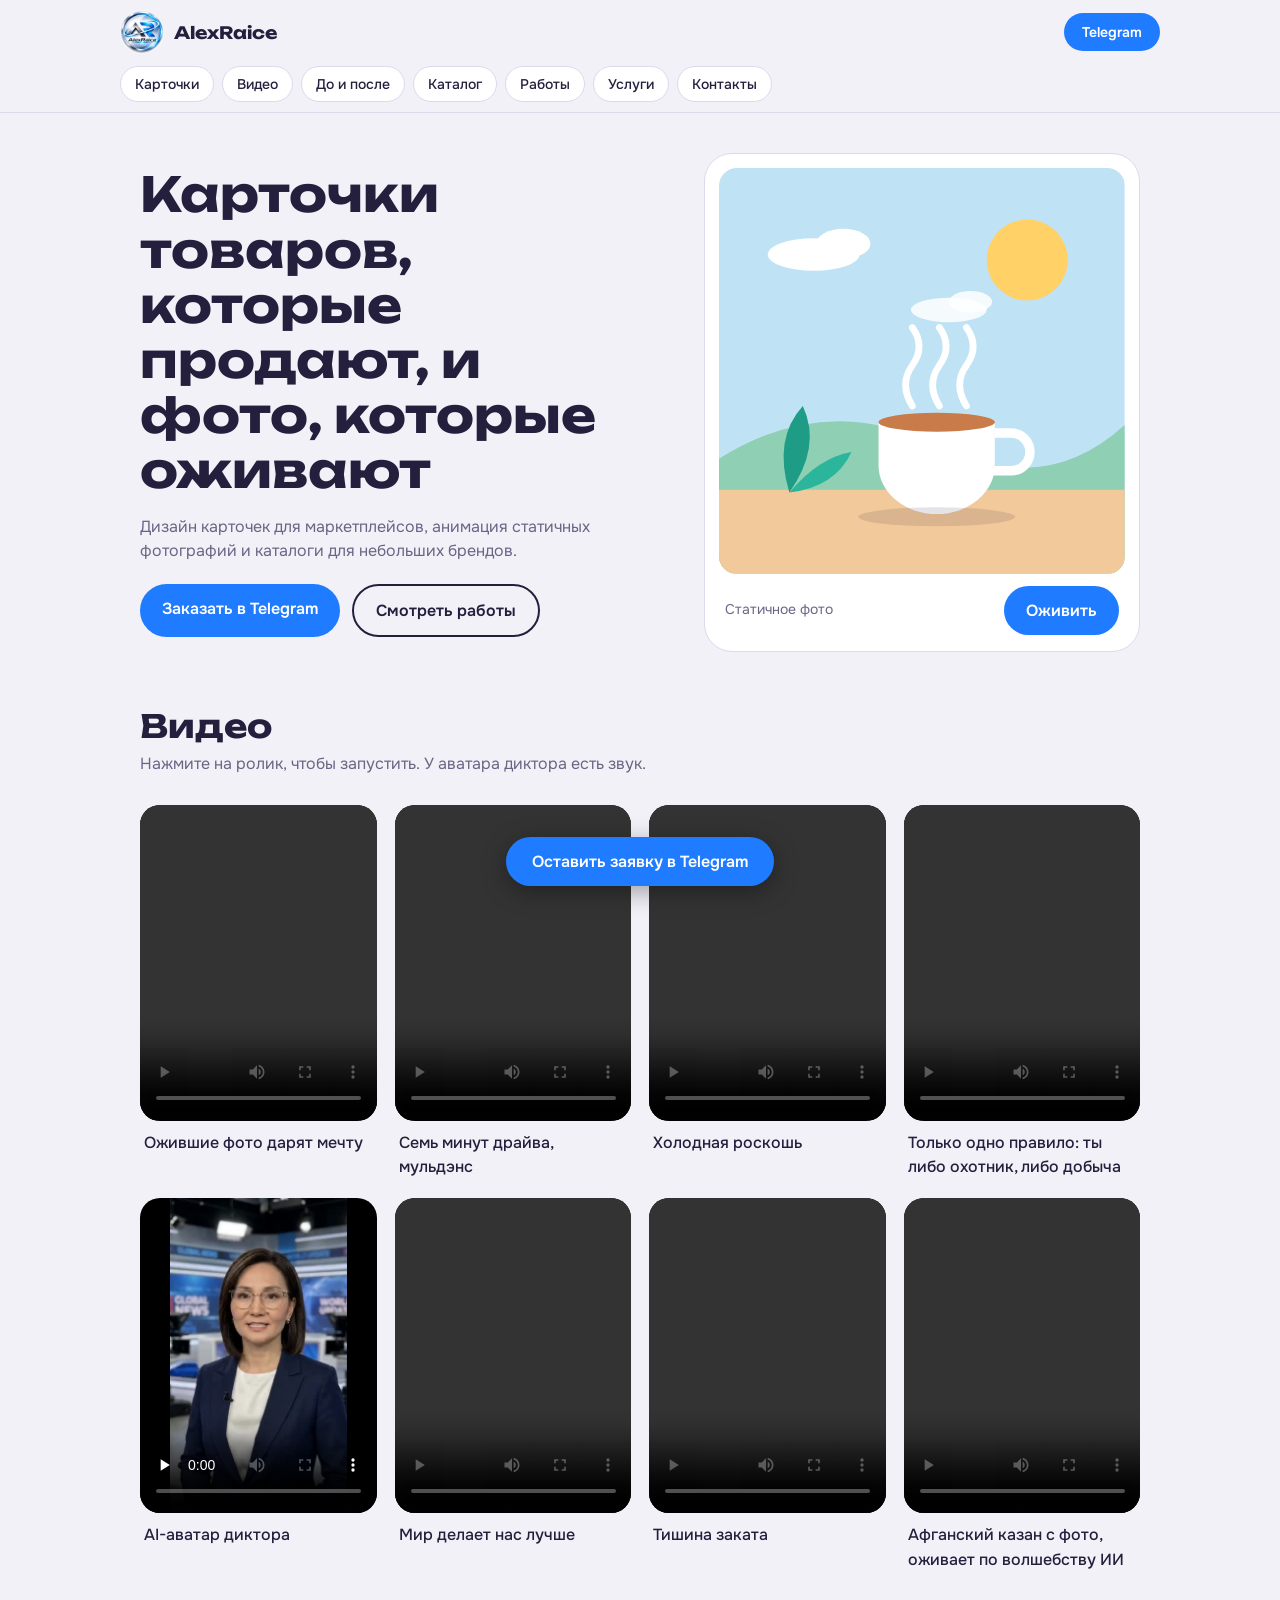
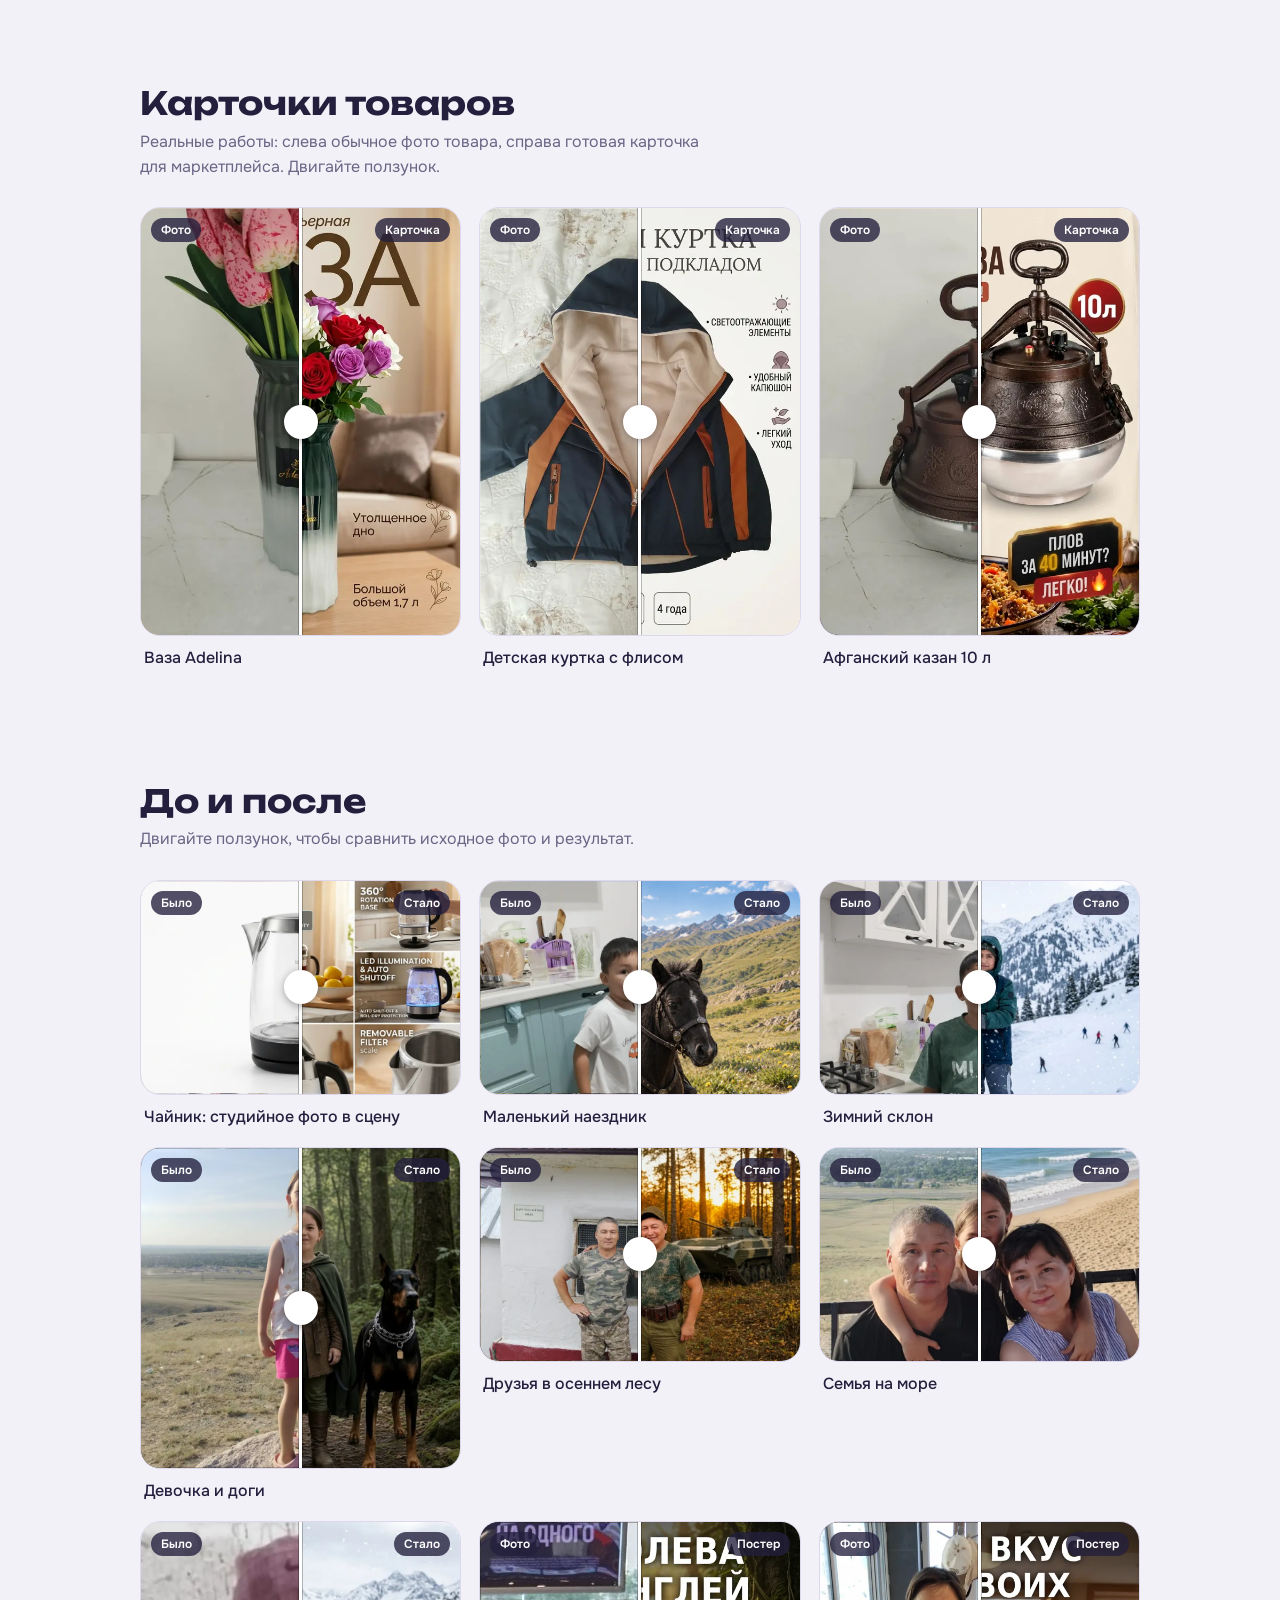
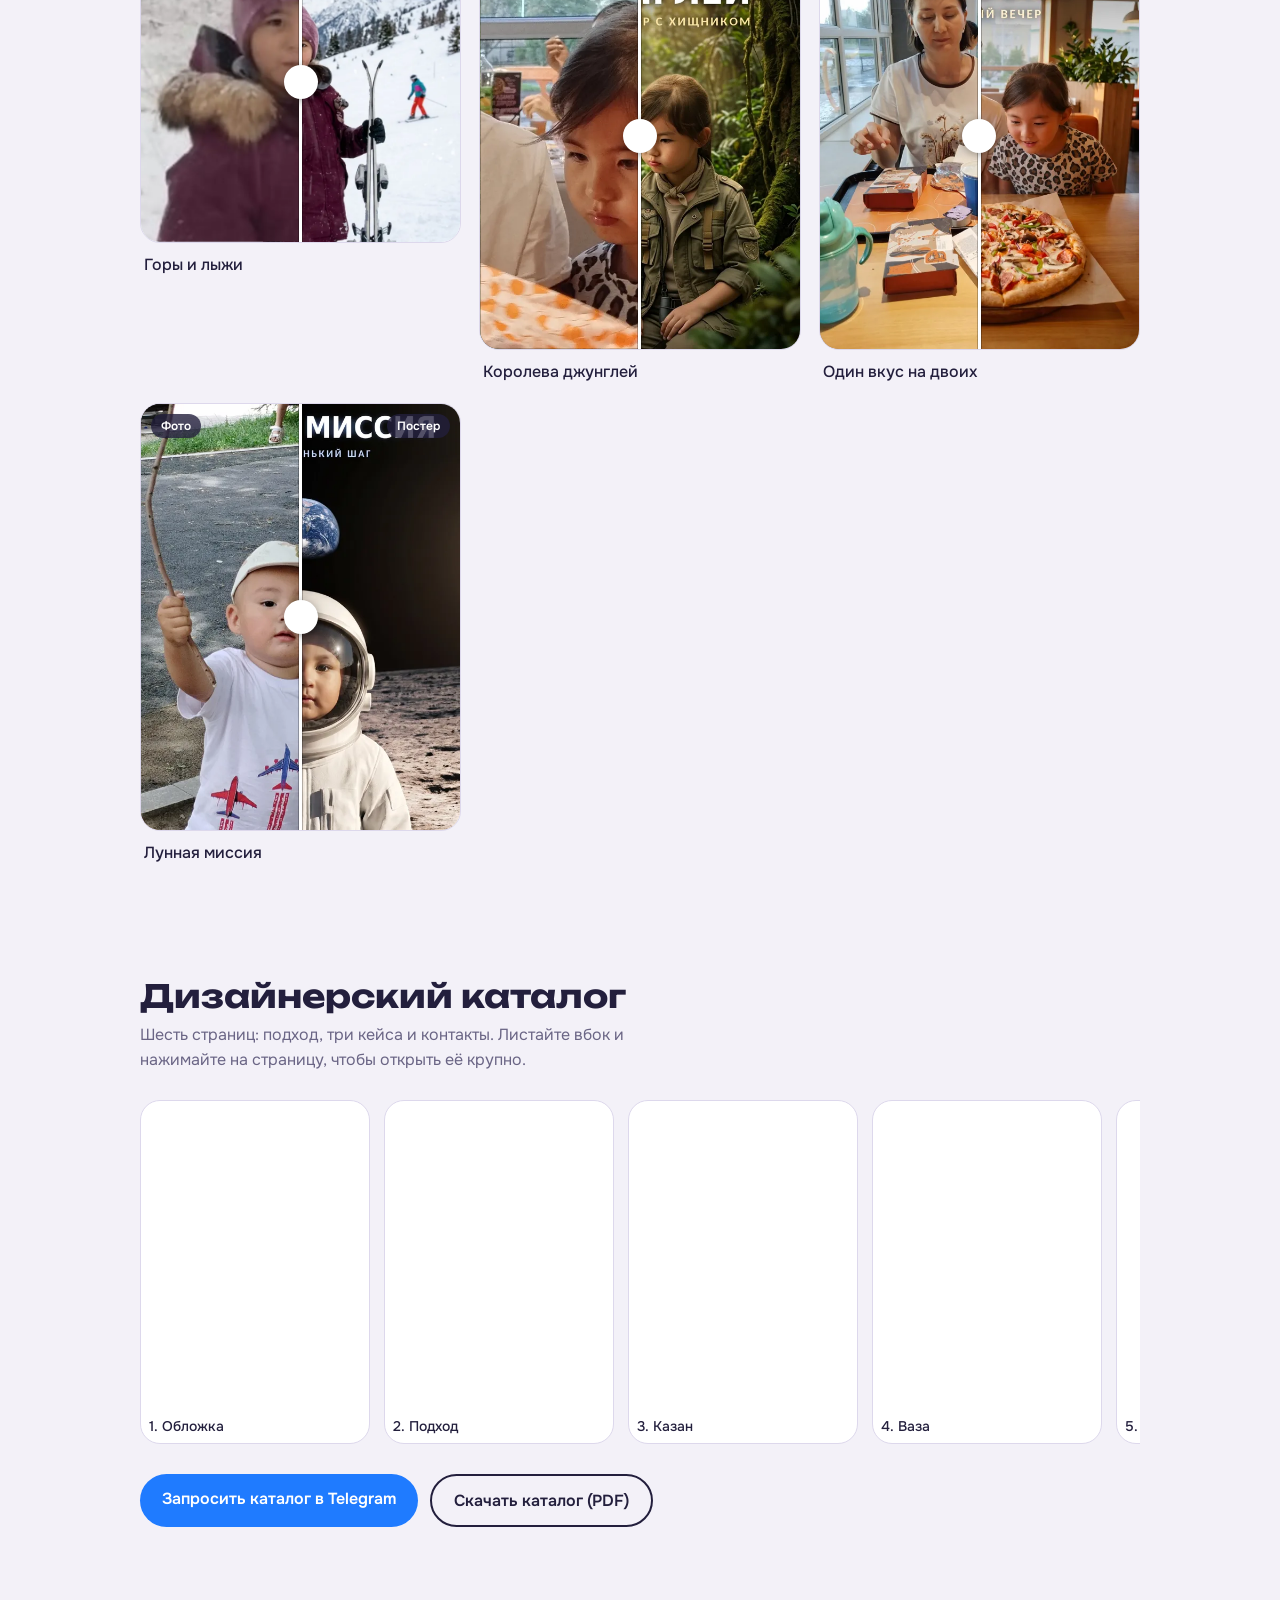
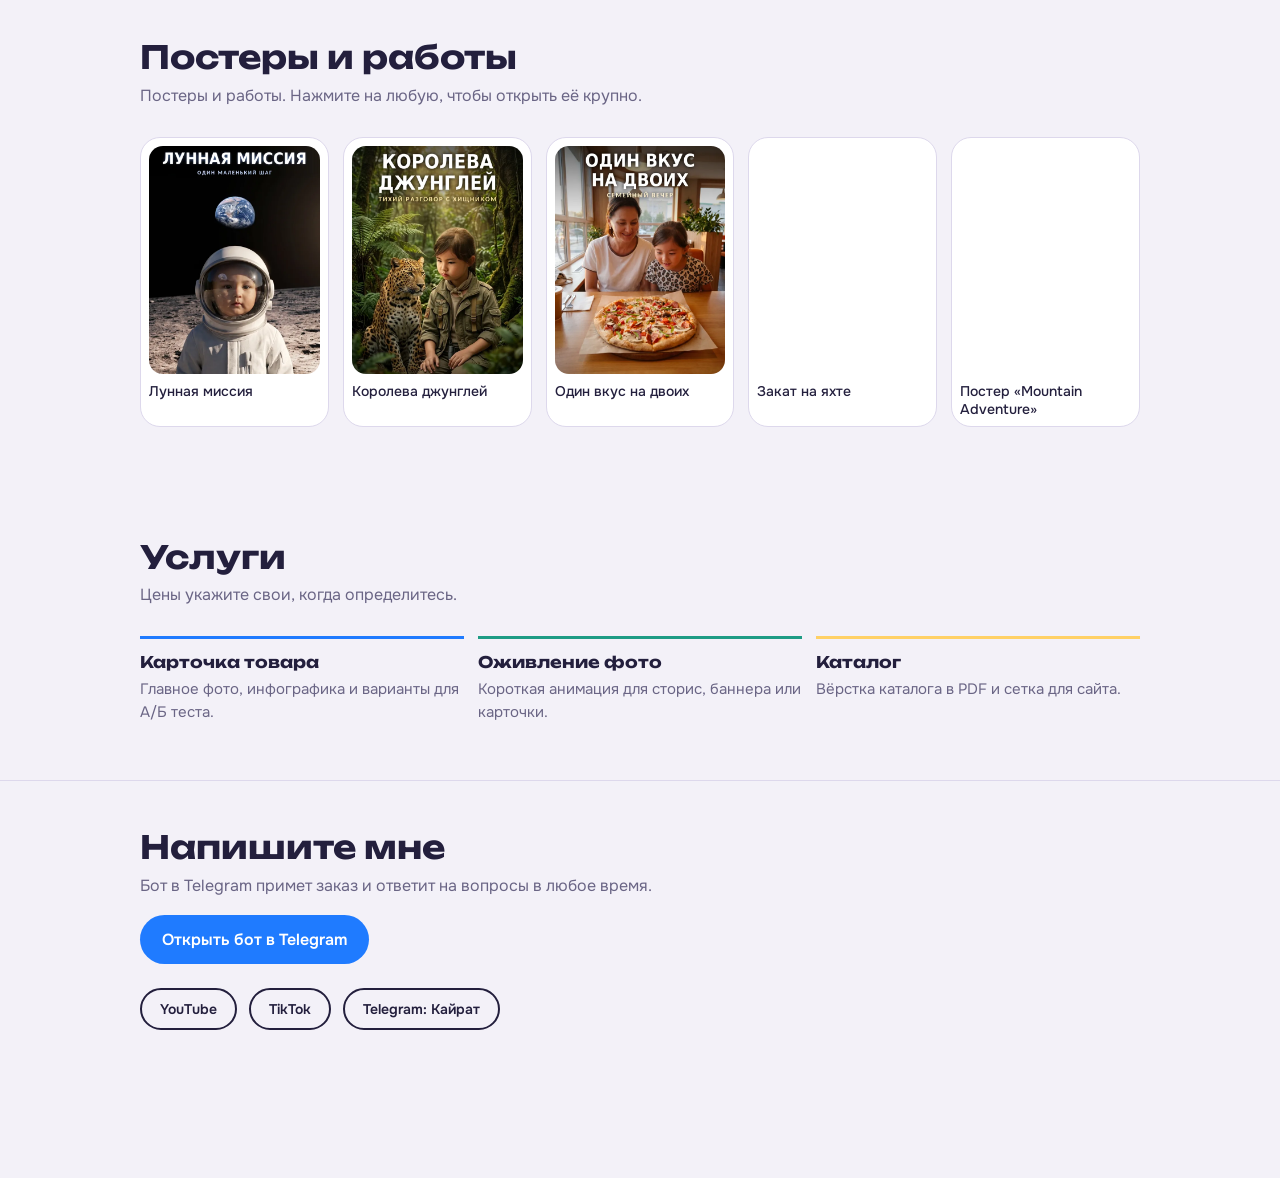
<file: index.html>
<!doctype html>
<script>
fetch('index-2.html').then(r=>r.text()).then(t=>{
  t=t.split('2026-11-19-141426903.mp4').join('1118%282%29.mp4');
  var d=new DOMParser().parseFromString(t,'text/html');
  var v=d.getElementById('video'),c=d.getElementById('cards');
  var box=v.querySelector('.vids');
  function f(s){var x=box.querySelector('video[src^="'+s+'"]');return x?x.parentNode:null}
  ['yacht.mp4','kazan.mp4','142087947_1794338521306917.mp4'].forEach(function(s){var e=f(s);if(e)e.remove()});
  var order=[
    ['1118%282%29.mp4','Ожившие фото дарят мечту'],
    ['%D0%BC%D1%83%D0%BB%D1%8C%D1%82%D1%82%D0%B0%D0%BD%D0%B5%D1%86.mp4','Семь минут драйва, мульдэнс'],
    ['2026-11-18-005017122.mp4','Холодная роскошь'],
    ['2026-11-18-121630563.mp4','Только одно правило: ты либо охотник, либо добыча'],
    ['avatar-diktor.mp4'],
    ['2026-11-17-212911507.mp4','Мир делает нас лучше'],
    ['43824356_1794980304801594.mp4','Тишина заката'],
    ['676687391_1794075409676544.mp4','Афганский казан с фото, оживает по волшебству ИИ']
  ];
  for(var i=order.length-1;i>=0;i--){
    var e=f(order[i][0]);if(!e)continue;
    if(order[i][1]){e.querySelector('figcaption').textContent=order[i][1];e.querySelector('video').setAttribute('aria-label',order[i][1]);}
    box.insertBefore(e,box.firstChild);
  }
  c.parentNode.insertBefore(v,c);
  document.open();
  document.write('<!doctype html>'+d.documentElement.outerHTML);
  document.close();
}).catch(()=>{location.replace('index-2.html')});
</script>
</file>
